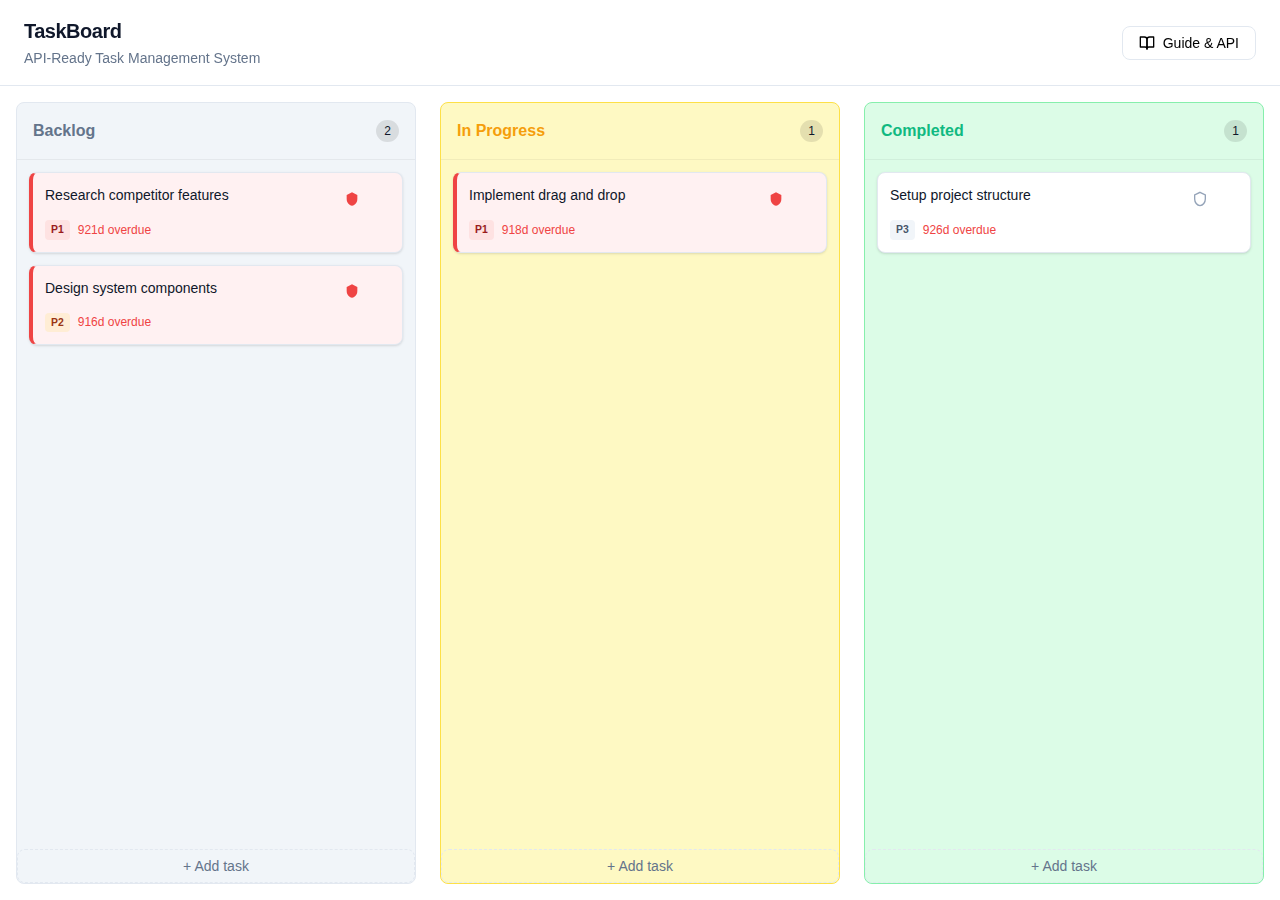
<file: taskboard.html>
<!-- https://llamacoder.together.ai/chats/ZT3aO8rtrw_gu2DB -->
<!DOCTYPE html>
<html lang="en">
<head>
    <meta charset="UTF-8">
    <meta name="viewport" content="width=device-width, initial-scale=1.0">
    <title>TaskBoard MVP</title>
    <style>
        /* --- CSS VARIABLES & RESET --- */
        :root {
            --background: #ffffff;
            --foreground: #0f172a;
            --muted: #f1f5f9;
            --muted-foreground: #64748b;
            --border: #e2e8f0;
            --primary: #0f172a;
            --primary-foreground: #f8fafc;
            --destructive: #ef4444;
            --destructive-foreground: #fef2f2;
            --card: #ffffff;
            --card-foreground: #0f172a;
            --radius: 0.5rem;
            --shadow: 0 1px 3px 0 rgb(0 0 0 / 0.1), 0 1px 2px -1px rgb(0 0 0 / 0.1);
            
            /* Column Accents */
            --col-backlog: #64748b;
            --col-progress: #f59e0b;
            --col-completed: #10b981;
        }

        * {
            box-sizing: border-box;
            margin: 0;
            padding: 0;
        }

        body {
            font-family: -apple-system, BlinkMacSystemFont, "Segoe UI", Roboto, Helvetica, Arial, sans-serif;
            background-color: var(--background);
            color: var(--foreground);
            line-height: 1.5;
            -webkit-font-smoothing: antialiased;
        }

        /* --- LAYOUT --- */
        .app-container {
            display: flex;
            flex-direction: column;
            height: 100vh;
            overflow: hidden;
        }

        header {
            border-bottom: 1px solid var(--border);
            padding: 1rem 1.5rem;
            display: flex;
            justify-content: space-between;
            align-items: center;
            background: rgba(255, 255, 255, 0.8);
            backdrop-filter: blur(8px);
            z-index: 10;
        }

        h1 { font-size: 1.25rem; font-weight: 600; letter-spacing: -0.025em; }
        .subtitle { font-size: 0.875rem; color: var(--muted-foreground); margin-top: 0.125rem; }

        main {
            flex: 1;
            padding: 1rem;
            overflow-y: auto;   /* allow vertical scroll */
            display: flex;
            justify-content: center;
        }

        .board {
            display: flex;
            gap: 1.5rem;
            height: 100%;
            width: 100%;
            max-width: 1400px;
        }

        /* MOBILE RESPONSIVE */
        @media (max-width: 768px) {

            .board {
                flex-direction: column;   /* stack columns */
                gap: 1rem;
            }

            .column {
                width: 100%;
                min-height: auto;
            }

            .task-list {
                max-height: none;
            }

            header {
                padding: 0.75rem 1rem;
            }

            h1 {
                font-size: 1rem;
            }

            .subtitle {
                font-size: 0.75rem;
            }
        }

        /* --- COLUMNS --- */
        /* Column specific backgrounds */
        .column {
            flex: 1;
            display: flex;
            flex-direction: column;
            border-radius: var(--radius);
        }

        .column[data-column-id="backlog"] {
            background: #f1f5f9; /* soft slate */
            border: 1px solid #e2e8f0;
        }

        .column[data-column-id="in-progress"] {
            background: #fef9c3; /* soft yellow */
            border: 1px solid #fde047;
        }

        .column[data-column-id="completed"] {
            background: #dcfce7; /* soft green */
            border: 1px solid #86efac;
        }

        .column.drag-over {
            border-color: var(--col-progress);
            background: #fffbeb;
        }

        .column-header {
            padding: 1rem;
            font-weight: 600;
            display: flex;
            justify-content: space-between;
            align-items: center;
            border-bottom: 1px solid rgba(0,0,0,0.05);
        }

        @media (max-width: 768px) {

            .inline-add-form {
                padding: 0.75rem;
            }

            .inline-add-form input,
            .inline-add-form textarea,
            .inline-add-form select {
                font-size: 16px; /* prevents iOS zoom */
            }

            .inline-add-form div[style*="display:flex"] {
                flex-direction: column !important;
            }

            .inline-add-form div[style*="gap:10px"] {
                gap: 8px !important;
            }
        }

        /* For Horizontal Scrolling */
        /* @media (max-width: 768px) {

            .board {
                flex-direction: row;
                overflow-x: auto;
                scroll-snap-type: x mandatory;
            }

            .column {
                min-width: 90%;
                scroll-snap-align: start;
            }
        } */

        .badge {
            background: rgba(0,0,0,0.1);
            padding: 0.125rem 0.5rem;
            border-radius: 9999px;
            font-size: 0.75rem;
            font-weight: 500;
        }

        .task-list {
            flex: 1;
            padding: 0.75rem;
            overflow-y: auto;
            display: flex;
            flex-direction: column;
            gap: 0.75rem;
        }

        /* --- TASK CARDS --- */

        .inline-add-form {
            padding: 0.75rem;
            background: white;
            border-radius: var(--radius);
            box-shadow: var(--shadow);
        }

        .due-date {
            display: flex;
            align-items: center;
            gap: 4px;
        }

        .due-date.overdue {
            color: #ef4444;
            font-weight: 500;
        }

        .task-card {
            background: var(--card);
            border: 1px solid var(--border);
            border-radius: var(--radius);
            padding: 0.75rem;
            box-shadow: var(--shadow);
            cursor: grab;
            position: relative;
            transition: transform 0.1s, box-shadow 0.1s;
            touch-action: pan-y;
        }

        .task-card:hover {
            box-shadow: 0 4px 6px -1px rgb(0 0 0 / 0.1);
        }

        .task-card:active {
            cursor: grabbing;
        }

        .task-card.dragging {
            opacity: 0.5;
            border: 2px dashed var(--muted-foreground);
        }

        .task-card.blocked {
            border-left: 4px solid #ef4444;
            background: #fff1f2;
        }

        .task-header {
            display: flex;
            justify-content: space-between;
            align-items: flex-start;
            gap: 0.5rem;
            margin-bottom: 0.25rem;
        }

        .task-title {
            font-size: 0.875rem;
            font-weight: 500;
            color: var(--card-foreground);
            flex: 1;
        }

        .task-meta {
            display: flex;
            align-items: center;
            gap: 0.5rem;
            margin-top: 0.5rem;
            font-size: 0.75rem;
            color: var(--muted-foreground);
        }

        .priority-badge {
            font-size: 0.65rem;
            padding: 2px 6px;
            border-radius: 4px;
            font-weight: bold;
            text-transform: uppercase;
        }
        .p1 { background: #fee2e2; color: #991b1b; }
        .p2 { background: #ffedd5; color: #9a3412; }
        .p3 { background: #f1f5f9; color: #475569; }

        .btn-icon {
            background: transparent;
            border: none;
            cursor: pointer;
            padding: 4px;
            border-radius: 4px;
            color: var(--muted-foreground);
            opacity: 0;
            transition: all 0.2s;
        }

        .task-card:hover .btn-icon { opacity: 1; }
        .btn-icon:hover { background: var(--muted); color: var(--destructive); }

        /* --- BUTTONS & INPUTS --- */
        .btn {
            display: inline-flex;
            align-items: center;
            justify-content: center;
            padding: 0.5rem 1rem;
            border-radius: var(--radius);
            font-size: 0.875rem;
            font-weight: 500;
            cursor: pointer;
            border: 1px solid var(--border);
            background: white;
            transition: background 0.2s;
            gap: 0.5rem;
        }

        .btn:hover { background: var(--muted); }
        .btn-primary { background: var(--primary); color: var(--primary-foreground); border: none; }
        .btn-primary:hover { background: #1e293b; }

        .add-task-btn {
            width: 100%;
            margin-top: 0.75rem;
            padding: 0.5rem;
            border: 1px dashed var(--border);
            background: transparent;
            color: var(--muted-foreground);
        }
        .add-task-btn:hover { border-color: var(--primary); color: var(--primary); background: transparent; }

        /* --- MODALS --- */
        .btn-close-text {
            background: transparent;
            border: none;
            color: #000; /* black text */
            font-weight: 500;
            cursor: pointer;
        }
        .modal-header {
            padding: 1.25rem;
            border-bottom: 1px solid var(--border);
            display: flex;
            justify-content: space-between;
            align-items: center;
        }

        .btn-close-text:hover {
            text-decoration: underline;
        }
        .modal-overlay {
            position: fixed;
            inset: 0;
            background: rgba(0, 0, 0, 0.5);
            backdrop-filter: blur(4px);
            z-index: 50;
            display: flex;
            align-items: center;
            justify-content: center;
            opacity: 0;
            pointer-events: none;
            transition: opacity 0.2s;
        }

        .modal-overlay.open {
            opacity: 1;
            pointer-events: auto;
        }

        .modal {
            background: white;
            border-radius: 0.75rem;
            width: 90%;
            max-width: 500px;
            max-height: 90vh;
            overflow-y: auto;
            box-shadow: 0 20px 25px -5px rgb(0 0 0 / 0.1);
            transform: scale(0.95);
            transition: transform 0.2s;
            display: flex;
            flex-direction: column;
        }

        .modal-overlay.open .modal { transform: scale(1); }

        .modal-header {
            padding: 1.25rem;
            border-bottom: 1px solid var(--border);
            display: flex;
            justify-content: space-between;
            align-items: center;
        }

        .modal-body { padding: 1.5rem; }
        .modal-footer {
            padding: 1rem 1.5rem;
            border-top: 1px solid var(--border);
            display: flex;
            justify-content: flex-end;
            gap: 0.75rem;
            background: var(--muted);
        }

        /* Guide Modal Specifics */
        
        .guide-modal { max-width: 800px; }
        .guide-section { margin-bottom: 2rem; }
        .guide-section h3 { font-size: 1rem; margin-bottom: 1rem; display: flex; align-items: center; gap: 0.5rem; }
        .api-endpoint {
            border: 1px solid var(--border);
            border-radius: var(--radius);
            margin-bottom: 1rem;
            overflow: hidden;
        }
        .api-head {
            background: var(--muted);
            padding: 0.75rem;
            border-bottom: 1px solid var(--border);
            display: flex;
            align-items: center;
            gap: 0.75rem;
        }
        .method {
            font-size: 0.75rem;
            font-weight: bold;
            padding: 2px 8px;
            border-radius: 4px;
        }
        .get { background: #dbeafe; color: #1e40af; }
        .post { background: #dcfce7; color: #166534; }
        .put { background: #ffedd5; color: #9a3412; }
        .delete { background: #fee2e2; color: #991b1b; }
        
        .api-body { padding: 1rem; }
        pre {
            background: #1e293b;
            color: #f8fafc;
            padding: 0.75rem;
            border-radius: 0.375rem;
            overflow-x: auto;
            font-size: 0.75rem;
            margin-top: 0.5rem;
        }

        /* --- FORMS --- */
        .block-status {
            border: 1px solid var(--border);
            padding: 0.75rem;
            border-radius: var(--radius);
            cursor: pointer;
            display: flex;
            align-items: center;
            gap: 8px;
        }

        .block-status.blocked {
            background: #fff1f2;
            border-color: #ef4444;
            color: #ef4444;
        }

        .modal-footer {
            display: flex;
            justify-content: space-between;
        }

        .modal-footer .btn {
            flex: 1;
        }

        .modal-footer .btn:first-child {
            margin-right: 10px;
        }
        .form-group { margin-bottom: 1rem; }
        .form-label { display: block; font-size: 0.875rem; font-weight: 500; margin-bottom: 0.5rem; }
        .form-input, .form-textarea, .form-select {
            width: 100%;
            padding: 0.5rem 0.75rem;
            border-radius: var(--radius);
            border: 1px solid var(--border);
            font-size: 0.875rem;
            font-family: inherit;
        }
        .form-input:focus, .form-textarea:focus {
            outline: 2px solid var(--primary);
            outline-offset: -1px;
        }
        .form-textarea { min-height: 80px; resize: vertical; }

        /* --- UTILS --- */
        .hidden { display: none !important; }
        .icon { width: 16px; height: 16px; stroke-width: 2; }
        .text-sm { font-size: 0.875rem; }
        .text-muted { color: var(--muted-foreground); }
    </style>
</head>
<body>

<div class="app-container">
    <header>
        <div>
            <h1>TaskBoard</h1>
            <p class="subtitle">API-Ready Task Management System</p>
        </div>
        <button class="btn" id="btn-open-guide">
            <svg class="icon" viewBox="0 0 24 24" fill="none" stroke="currentColor" stroke-linecap="round" stroke-linejoin="round"><path d="M2 3h6a4 4 0 0 1 4 4v14a3 3 0 0 0-3-3H2z"></path><path d="M22 3h-6a4 4 0 0 0-4 4v14a3 3 0 0 1 3-3h7z"></path></svg>
            Guide & API
        </button>
    </header>

    <main>
        <div class="board" id="board">
            <!-- Columns will be injected by JS -->
        </div>
    </main>
</div>

<!-- TASK MODAL (ADD/EDIT) -->
<div class="modal-overlay" id="task-modal">
    <div class="modal">
        <div class="modal-header">
            <div>
                <h2 id="task-modal-title">Edit Task</h2>
                <p id="task-created-info" class="text-sm text-muted" style="margin-top:4px;"></p>
            </div>

            <button class="btn-icon" id="btn-close-task-modal">
                ✕
            </button>
        </div>
        <div class="modal-body">
            <form id="task-form">
                <input type="hidden" id="task-id">
                <input type="hidden" id="task-column">

                <!-- TITLE -->
                <div class="form-group">
                    <label class="form-label">Title</label>
                    <input type="text" class="form-input" id="task-title" maxlength="100">
                </div>

                <!-- DESCRIPTION -->
                <div class="form-group">
                    <label class="form-label">Description</label>
                    <textarea class="form-textarea" id="task-desc" maxlength="500"></textarea>
                    <div style="text-align:right; font-size:12px; color:#64748b;">
                        <span id="desc-count">0</span>/500
                    </div>
                </div>

                <!-- DUE DATE -->
                <div class="form-group">
                    <label class="form-label">Due Date</label>
                    <input type="date" class="form-input" id="task-date" placeholder="DD-MM-YYYY">
                </div>

                <!-- PRIORITY -->
                <div class="form-group">
                    <label class="form-label">Priority</label>
                    <div>
                        <label><input type="radio" name="priority" value="P1"> P1 - High</label><br>
                        <label><input type="radio" name="priority" value="P2"> P2 - Medium</label><br>
                        <label><input type="radio" name="priority" value="P3"> P3 - Low</label>
                    </div>
                </div>

                <!-- STATUS -->
                <div class="form-group">
                    <label class="form-label">Status</label>
                    <div id="block-toggle" class="block-status">
                        Not Blocked - Click to block
                    </div>
                </div>
            </form>
        </div>
        <div class="modal-footer">
            <button class="btn" id="btn-cancel-task">Cancel</button>
            <button class="btn btn-primary" id="btn-save-task">Save Task</button>
        </div>
    </div>
</div>

<!-- VIEW TASK MODAL -->
<div class="modal-overlay" id="view-task-modal">
    <div class="modal">
        <div class="modal-header">
            <h2>Task Details</h2>
            <button id="btn-close-view-modal" class="btn btn-close-text">
                X
            </button>
        </div>

        <div class="modal-body" id="view-task-body">
            <!-- Injected dynamically -->
        </div>

        <div class="modal-footer">
            <button class="btn" id="btn-view-edit">Edit</button>
            <button class="btn btn-primary" id="btn-view-delete" style="background:#ef4444;">Delete</button>
        </div>
    </div>
</div>

<!-- GUIDE MODAL -->
<div class="modal-overlay" id="guide-modal">
    <div class="modal guide-modal">
        <div class="modal-header">
            <h2>Documentation</h2>
            <button class="btn-icon" id="btn-close-guide-modal">
                <svg class="icon" viewBox="0 0 24 24" fill="none" stroke="currentColor" stroke-linecap="round" stroke-linejoin="round"><line x1="18" y1="6" x2="6" y2="18"></line><line x1="6" y1="6" x2="18" y2="18"></line></svg>
            </button>
        </div>
        <div class="modal-body">
            <!-- User Guide -->
            <div class="guide-section">
                <h3>
                    <svg class="icon" style="color:var(--col-progress)" viewBox="0 0 24 24" fill="none" stroke="currentColor" stroke-linecap="round" stroke-linejoin="round"><path d="M17 21v-2a4 4 0 0 0-4-4H5a4 4 0 0 0-4 4v2"></path><circle cx="9" cy="7" r="4"></circle><path d="M23 21v-2a4 4 0 0 0-3-3.87"></path><path d="M16 3.13a4 4 0 0 1 0 7.75"></path></svg>
                    User Interface Guide
                </h3>
                <div style="display: grid; grid-template-columns: 1fr 1fr; gap: 1rem;">
                    <div style="background: var(--muted); padding: 1rem; border-radius: var(--radius);">
                        <strong>Add Task</strong>
                        <p class="text-sm text-muted">Click "Add task" at the bottom of any column.</p>
                    </div>
                    <div style="background: var(--muted); padding: 1rem; border-radius: var(--radius);">
                        <strong>Edit Task</strong>
                        <p class="text-sm text-muted">Click on any task card to open details.</p>
                    </div>
                    <div style="background: var(--muted); padding: 1rem; border-radius: var(--radius);">
                        <strong>Delete Task</strong>
                        <p class="text-sm text-muted">Hover over a card and click the trash icon.</p>
                    </div>
                    <div style="background: var(--muted); padding: 1rem; border-radius: var(--radius);">
                        <strong>Move Task</strong>
                        <p class="text-sm text-muted">Drag and drop tasks between columns.</p>
                    </div>
                </div>
            </div>

            <!-- API Guide -->
            <div class="guide-section">
                <h3>
                    <svg class="icon" style="color:var(--col-backlog)" viewBox="0 0 24 24" fill="none" stroke="currentColor" stroke-linecap="round" stroke-linejoin="round"><polyline points="16 18 22 12 16 6"></polyline><polyline points="8 6 2 12 8 18"></polyline></svg>
                    API Reference
                </h3>
                <p class="text-sm text-muted" style="margin-bottom: 1rem;">Simulated RESTful endpoints. Base URL: <code>/api</code></p>

                <div class="api-endpoint">
                    <div class="api-head">
                        <span class="method get">GET</span>
                        <code>/tasks</code>
                    </div>
                    <div class="api-body">
                        <p class="text-sm">Fetches the current state of the entire board.</p>
                    </div>
                </div>

                <div class="api-endpoint">
                    <div class="api-head">
                        <span class="method post">POST</span>
                        <code>/tasks</code>
                    </div>
                    <div class="api-body">
                        <p class="text-sm">Creates a new task.</p>
                        <pre>{
                        "column": "backlog",
                        "text": "New Task",
                        "description": "...",
                        "date": "2024-01-20",
                        "priority": "P1"
                        }</pre>
                    </div>
                </div>

                <div class="api-endpoint">
                    <div class="api-head">
                        <span class="method put">PUT</span>
                        <code>/tasks/:id</code>
                    </div>
                    <div class="api-body">
                        <p class="text-sm">Updates an existing task.</p>
                        <pre>{
                        "column": "in-progress",
                        "text": "Updated Title",
                        "description": "...",
                        "date": "2024-01-25",
                        "priority": "P2"
                        }</pre>
                    </div>
                </div>

                <div class="api-endpoint">
                    <div class="api-head">
                        <span class="method delete">DELETE</span>
                        <code>/tasks/:id</code>
                    </div>
                    <div class="api-body">
                        <p class="text-sm">Permanently removes a task.</p>
                    </div>
                </div>
            </div>
        </div>
        <div class="modal-footer">
            <button class="btn btn-primary" id="btn-close-guide-footer">Close Guide</button>
        </div>
    </div>
</div>

<script>
    const descInput = document.getElementById('task-desc');
    const descCount = document.getElementById('desc-count');

    descInput.addEventListener('input', () => {
        descCount.textContent = descInput.value.length;
    });

    let isBlocked = false;

    document.getElementById('block-toggle').onclick = function () {
        isBlocked = !isBlocked;
        const el = document.getElementById('block-toggle');

        if (isBlocked) {
            el.classList.add('blocked');
            el.textContent = "Blocked - Click to unblock";
        } else {
            el.classList.remove('blocked');
            el.textContent = "Not Blocked - Click to block";
        }
    };

    window.openViewTaskModal = function(columnId, taskId) {
        const task = boardState[columnId].find(t => t.id === taskId);
        if (!task) return;

        const createdDaysAgo = Math.floor(
            (new Date() - new Date(task.createdAt)) / (1000 * 60 * 60 * 24)
        );

        const body = document.getElementById('view-task-body');

        body.innerHTML = `
            <p class="text-sm text-muted">
                Created ${createdDaysAgo} day(s) ago • ${columnId}
            </p>

            <div style="margin-top:1rem;">
                <h4 style="font-size:12px; color:#64748b; letter-spacing:1px;">TITLE</h4>
                <p>${escapeHtml(task.text)}</p>
            </div>

            <div style="margin-top:1rem;">
                <h4 style="font-size:12px; color:#64748b; letter-spacing:1px;">DESCRIPTION</h4>
                <p>${escapeHtml(task.description || '')}</p>
            </div>

            <div style="display:flex; justify-content:space-between; margin-top:1.5rem;">
                <div>
                    <h4 style="font-size:12px; color:#64748b;">DUE DATE</h4>
                    <p>${task.date || 'No date'}</p>
                </div>

                <div>
                    <h4 style="font-size:12px; color:#64748b;">PRIORITY</h4>
                    <span class="priority-badge ${task.priority.toLowerCase()}">${task.priority}</span>
                </div>
            </div>
        `;

        document.getElementById('btn-view-edit').onclick = () => {
            closeModal(document.getElementById('view-task-modal'));
            openEditTaskModal(columnId, taskId);
        };

        document.getElementById('btn-view-delete').onclick = async () => {
            if (confirm('Delete this task?')) {
                boardState = await api.deleteTask(columnId, taskId);
                closeModal(document.getElementById('view-task-modal'));
                renderBoard();
            }
        };

        openModal(document.getElementById('view-task-modal'));
    };

    // Add gesture movement for mobile: long-press to open view modal
    /* --- MOBILE SWIPE MOVE --- */
    

    /* --- MOCK API SERVICE --- */
    const api = {
        data: {
            backlog: [
                { id: '1', text: 'Research competitor features', description: 'Analyze top 3 competitors.', date: '2024-01-15', priority: 'P1', blocked: true, createdAt: new Date().toISOString()},
                { id: '2', text: 'Design system components', description: 'Create reusable UI components.', date: '2024-01-20', priority: 'P2', blocked: true, createdAt: new Date().toISOString() }
            ],
            'in-progress': [
                { id: '3', text: 'Implement drag and drop', description: 'Add native HTML5 drag and drop.', date: '2024-01-18', priority: 'P1', blocked: true, createdAt: new Date().toISOString() }
            ],
            completed: [
                { id: '4', text: 'Setup project structure', description: 'Initialize the project.', date: '2024-01-10', priority: 'P3', blocked: false, createdAt: new Date().toISOString() }
            ]
        },

        delay: (ms) => new Promise(resolve => setTimeout(resolve, ms)),

        async getTasks() {
            await this.delay(300);
            return JSON.parse(JSON.stringify(this.data));
        },

        async addTask(column, taskData) {
            await this.delay(200);
            const newTask = {
                id: Date.now().toString(),
                blocked: false,
                createdAt: new Date().toISOString(),
                ...taskData
            };
            this.data[column].unshift(newTask);
            return JSON.parse(JSON.stringify(this.data));
        },

        async updateTask(column, id, taskData) {
            await this.delay(200);
            const index = this.data[column].findIndex(t => t.id === id);
            if (index !== -1) {
                this.data[column][index] = { ...this.data[column][index], ...taskData };
            }
            return JSON.parse(JSON.stringify(this.data));
        },

        async deleteTask(column, id) {
            await this.delay(200);
            this.data[column] = this.data[column].filter(t => t.id !== id);
            return JSON.parse(JSON.stringify(this.data));
        },

        async moveTask(taskId, fromCol, toCol) {
            await this.delay(150);
            const taskIndex = this.data[fromCol].findIndex(t => t.id === taskId);
            if (taskIndex === -1) return this.data;

            const [task] = this.data[fromCol].splice(taskIndex, 1);
            this.data[toCol].push(task);
            return JSON.parse(JSON.stringify(this.data));
        }
    };

    /* --- STATE & DOM --- */
    let boardState = {
        backlog: [],
        'in-progress': [],
        completed: []
    };

    const columns = [
        { id: 'backlog', title: 'Backlog', color: 'var(--col-backlog)' },
        { id: 'in-progress', title: 'In Progress', color: 'var(--col-progress)' },
        { id: 'completed', title: 'Completed', color: 'var(--col-completed)' }
    ];

    const boardEl = document.getElementById('board');
    
    // Modal Elements
    const taskModal = document.getElementById('task-modal');
    const guideModal = document.getElementById('guide-modal');
    const taskForm = document.getElementById('task-form');
    
    /* --- RENDER FUNCTIONS --- */
    function renderBoard() {
        boardEl.innerHTML = '';
        columns.forEach(col => {
            const colEl = document.createElement('div');
            colEl.className = 'column';
            colEl.dataset.columnId = col.id;
            
            // Drag Events for Column
            colEl.addEventListener('dragover', handleDragOver);
            colEl.addEventListener('dragleave', handleDragLeave);
            colEl.addEventListener('drop', handleDrop);

            const tasks = boardState[col.id] || [];

            colEl.innerHTML = `
                <div class="column-header">
                    <span style="color: ${col.color}">${col.title}</span>
                    <span class="badge">${tasks.length}</span>
                </div>
                <div class="task-list">
                    ${tasks.map(task => renderTaskHTML(task, col.id)).join('')}
                </div>
                <div id="add-container-${col.id}">
                    <button class="btn add-task-btn" onclick="showInlineAdd('${col.id}')">
                        + Add task
                    </button>
                </div>
            `;
            boardEl.appendChild(colEl);
        });
    }

    function showInlineAdd(columnId) {
        const container = document.getElementById(`add-container-${columnId}`);

        container.innerHTML = `
            <div class="inline-add-form">
                <input type="text" id="inline-title-${columnId}" 
                    class="form-input" placeholder="Task title..." />

                <textarea id="inline-desc-${columnId}" 
                    class="form-textarea" placeholder="Add details about this task..."></textarea>

                <div style="display:flex; gap:10px; margin-top:10px;">
                    <input type="date" id="inline-date-${columnId}" 
                        class="form-input" style="flex:1;" />

                    <select id="inline-priority-${columnId}" 
                        class="form-input" style="flex:1;">
                        <option value="P1">P1 - High</option>
                        <option value="P2">P2 - Medium</option>
                        <option value="P3" selected>P3 - Low</option>
                    </select>
                </div>

                <div style="display:flex; gap:10px; margin-top:12px;">
                    <button class="btn btn-primary" 
                        onclick="saveInlineTask('${columnId}')">
                        Save
                    </button>
                    <button class="btn" 
                        onclick="renderBoard()">
                        Cancel
                    </button>
                </div>
            </div>
        `;
    }

    async function saveInlineTask(columnId) {
        const title = document.getElementById(`inline-title-${columnId}`).value.trim();
        const description = document.getElementById(`inline-desc-${columnId}`).value.trim();
        const date = document.getElementById(`inline-date-${columnId}`).value;
        const priority = document.getElementById(`inline-priority-${columnId}`).value;

        if (!title) {
            alert("Title is required");
            return;
        }

        boardState = await api.addTask(columnId, {
            text: title,
            description,
            date,
            priority,
            blocked: false,
            createdAt: new Date().toISOString()
        });

        renderBoard();
    }

    function renderTaskHTML(task, columnId) {
        return `
            <div class="task-card ${task.blocked ? 'blocked' : ''}" draggable="true" data-id="${task.id}" data-column="${columnId}">
                <div class="task-header">
                    <span class="task-title">${escapeHtml(task.text)}</span>

                    <div style="display:flex; align-items:center; gap:6px;">

                        ${task.blocked ? `
                        <svg 
                            onclick="toggleBlock('${columnId}', '${task.id}')"
                            style="color:#ef4444; cursor:pointer;"
                            class="icon"
                            viewBox="0 0 24 24"
                            fill="currentColor">
                            <path d="M12 2l8 4v6c0 5-3.5 9.7-8 10-4.5-.3-8-5-8-10V6l8-4z"/>
                        </svg>
                        ` : `
                        <svg 
                            onclick="toggleBlock('${columnId}', '${task.id}')"
                            style="color:#94a3b8; cursor:pointer;"
                            class="icon"
                            viewBox="0 0 24 24"
                            fill="none"
                            stroke="currentColor"
                            stroke-width="2">
                            <path d="M12 2l8 4v6c0 5-3.5 9.7-8 10-4.5-.3-8-5-8-10V6l8-4z"/>
                        </svg>
                        `}

                        <button class="btn-icon" onclick="deleteTask('${columnId}', '${task.id}')" title="Delete">
                            <svg class="icon" viewBox="0 0 24 24" fill="none" stroke="currentColor" stroke-linecap="round" stroke-linejoin="round">
                                <polyline points="3 6 5 6 21 6"></polyline>
                                <path d="M19 6v14a2 2 0 0 1-2 2H7a2 2 0 0 1-2-2V6m3 0V4a2 2 0 0 1 2-2h4a2 2 0 0 1 2 2v2"></path>
                            </svg>
                        </button>

                    </div>
                </div>
                <div class="task-meta">
                    <span class="priority-badge ${task.priority.toLowerCase()}">${task.priority}</span>
                    <span class="due-date ${getDueStatus(task.date).includes('overdue') ? 'overdue' : ''}">
                        ${getDueStatus(task.date)}
                    </span>
                </div>
                <!-- Click to Edit Overlay -->
                <div style="position:absolute; inset:0; cursor:pointer;" onclick="openViewTaskModal('${columnId}', '${task.id}')"></div>
            </div>
        `;
    }

    /* --- DRAG AND DROP LOGIC --- */
    let draggedTask = null;

    function handleDragStart(e) {
        const card = e.target.closest('.task-card');
        draggedTask = {
            id: card.dataset.id,
            fromCol: card.dataset.column
        };
        card.classList.add('dragging');
        e.dataTransfer.effectAllowed = 'move';
    }

    function handleDragEnd(e) {
        const card = e.target.closest('.task-card');
        card.classList.remove('dragging');
        document.querySelectorAll('.column').forEach(col => col.classList.remove('drag-over'));
        draggedTask = null;
    }

    function handleDragOver(e) {
        e.preventDefault();
        const col = e.target.closest('.column');
        if (col) col.classList.add('drag-over');
    }

    function handleDragLeave(e) {
        const col = e.target.closest('.column');
        // Only remove if we are actually leaving the column element
        if (col && !col.contains(e.relatedTarget)) {
            col.classList.remove('drag-over');
        }
    }

    async function handleDrop(e) {
        e.preventDefault();
        const col = e.target.closest('.column');
        if (!col || !draggedTask) return;

        const toCol = col.dataset.columnId;
        if (toCol === draggedTask.fromCol) return;

        // API Call
        boardState = await api.moveTask(draggedTask.id, draggedTask.fromCol, toCol);
        renderBoard();
    }

    // Attach Drag Events via Delegation
    boardEl.addEventListener('dragstart', handleDragStart);
    boardEl.addEventListener('dragend', handleDragEnd);

    /* --- MOBILE SWIPE MOVE --- */

    let touchStartX = 0;
    let touchEndX = 0;
    let touchTask = null;

    boardEl.addEventListener('touchstart', function (e) {
        const card = e.target.closest('.task-card');
        if (!card) return;

        touchTask = {
            id: card.dataset.id,
            column: card.dataset.column
        };

        touchStartX = e.changedTouches[0].screenX;
    }, { passive: true });

    boardEl.addEventListener('touchend', async function (e) {
        if (!touchTask) return;

        touchEndX = e.changedTouches[0].screenX;
        const diff = touchEndX - touchStartX;

        // Minimum swipe distance
        if (Math.abs(diff) < 60) {
            touchTask = null;
            return;
        }

        const currentIndex = columns.findIndex(c => c.id === touchTask.column);
        let newColumnIndex = currentIndex;

        if (diff < 0) {
            // Swipe left → move forward
            newColumnIndex = Math.min(currentIndex + 1, columns.length - 1);
        } else {
            // Swipe right → move backward
            newColumnIndex = Math.max(currentIndex - 1, 0);
        }

        const newColumn = columns[newColumnIndex].id;

        if (newColumn !== touchTask.column) {
            boardState = await api.moveTask(
                touchTask.id,
                touchTask.column,
                newColumn
            );
            renderBoard();
        }

        touchTask = null;
    });

    /* --- MODAL LOGIC --- */
    function openModal(modal) {
        modal.classList.add('open');
    }
    function closeModal(modal) {
        modal.classList.remove('open');
    }

    // Guide Modal
    document.getElementById('btn-open-guide').onclick = () => openModal(guideModal);
    document.getElementById('btn-close-guide-modal').onclick = () => closeModal(guideModal);
    document.getElementById('btn-close-guide-footer').onclick = () => closeModal(guideModal);

    // 🔥 View Task Modal Close Button
    document.getElementById('btn-close-view-modal').onclick = () => closeModal(document.getElementById('view-task-modal'));

    // Task Modal
    function openAddTaskModal(columnId) {
        document.getElementById('task-modal-title').textContent = 'Add New Task';
        document.getElementById('task-id').value = '';
        document.getElementById('task-column').value = columnId;
        document.getElementById('task-title').value = '';
        document.getElementById('task-desc').value = '';
        document.getElementById('task-date').value = new Date().toISOString().split('T')[0];
        document.getElementById('task-priority').value = 'P3';
        openModal(taskModal);
    }

    function formatDate(dateStr) {
        if (!dateStr) return '';
        const d = new Date(dateStr);
        const day = String(d.getDate()).padStart(2, '0');
        const month = String(d.getMonth() + 1).padStart(2, '0');
        const year = d.getFullYear();
        return `${day}-${month}-${year}`;
    }

    function openEditTaskModal(columnId, taskId) {
        const task = boardState[columnId].find(t => t.id === taskId);
        if (!task) return;

        document.getElementById('task-id').value = taskId;
        document.getElementById('task-column').value = columnId;

        document.getElementById('task-title').value = task.text;
        document.getElementById('task-desc').value = task.description || '';
        descCount.textContent = task.description?.length || 0;

        document.getElementById('task-date').value = task.date || '';

        document.querySelector(`input[name="priority"][value="${task.priority}"]`).checked = true;

        isBlocked = task.blocked || false;
        const blockEl = document.getElementById('block-toggle');
        if (isBlocked) {
            blockEl.classList.add('blocked');
            blockEl.textContent = "Blocked - Click to unblock";
        } else {
            blockEl.classList.remove('blocked');
            blockEl.textContent = "Not Blocked - Click to block";
        }

        const createdDaysAgo = Math.floor(
            (new Date() - new Date(task.createdAt)) / (1000 * 60 * 60 * 24)
        );

        document.getElementById('task-created-info').textContent =
            `Created ${createdDaysAgo} day(s) ago • ${columnId}`;

        openModal(taskModal);
    }

    document.getElementById('btn-close-task-modal').onclick = () => closeModal(taskModal);
    document.getElementById('btn-cancel-task').onclick = () => closeModal(taskModal);

    // Save Task
    document.getElementById('btn-save-task').onclick = async () => {
        const id = document.getElementById('task-id').value;
        const column = document.getElementById('task-column').value;

        const text = document.getElementById('task-title').value.trim();
        const description = document.getElementById('task-desc').value.trim();
        const date = document.getElementById('task-date').value;

        // ✅ Get selected radio priority
        const priorityRadio = document.querySelector('input[name="priority"]:checked');
        const priority = priorityRadio ? priorityRadio.value : "P3";

        if (!text) {
            alert("Title is required");
            return;
        }

        if (id) {
            // UPDATE
            boardState = await api.updateTask(column, id, {
                text,
                description,
                date,
                priority,
                blocked: isBlocked
            });
        } else {
            // CREATE
            boardState = await api.addTask(column, {
                text,
                description,
                date,
                priority,
                blocked: false,
                createdAt: new Date().toISOString()
            });
        }
        console.log({ text, description, date, priority, isBlocked });

        closeModal(taskModal);
        renderBoard();
    };

    // Delete Task
    window.deleteTask = async (column, id) => {
        if (confirm('Are you sure you want to delete this task?')) {
            boardState = await api.deleteTask(column, id);
            renderBoard();
        }
    };

    window.toggleBlock = async (column, id) => {
        const task = boardState[column].find(t => t.id === id);
        if (!task) return;

        boardState = await api.updateTask(column, id, {
            blocked: !task.blocked
        });

        renderBoard();
    };

    /* --- UTILS --- */
    function escapeHtml(text) {
        const div = document.createElement('div');
        div.textContent = text;
        return div.innerHTML;
    }

    function getDueStatus(dateString) {
        if (!dateString) return 'No Date';

        const today = new Date();
        const due = new Date(dateString);

        today.setHours(0,0,0,0);
        due.setHours(0,0,0,0);

        const diffTime = due - today;
        const diffDays = Math.ceil(diffTime / (1000 * 60 * 60 * 24));

        if (diffDays < 0) {
            return `${Math.abs(diffDays)}d overdue`;
        } else if (diffDays === 0) {
            return 'Due today';
        } else {
            return `${diffDays}d left`;
        }
    }

    /* --- INITIALIZATION --- */
    (async function init() {
        boardState = await api.getTasks();
        renderBoard();
    })();

</script>
</body>
</html>
</file>
